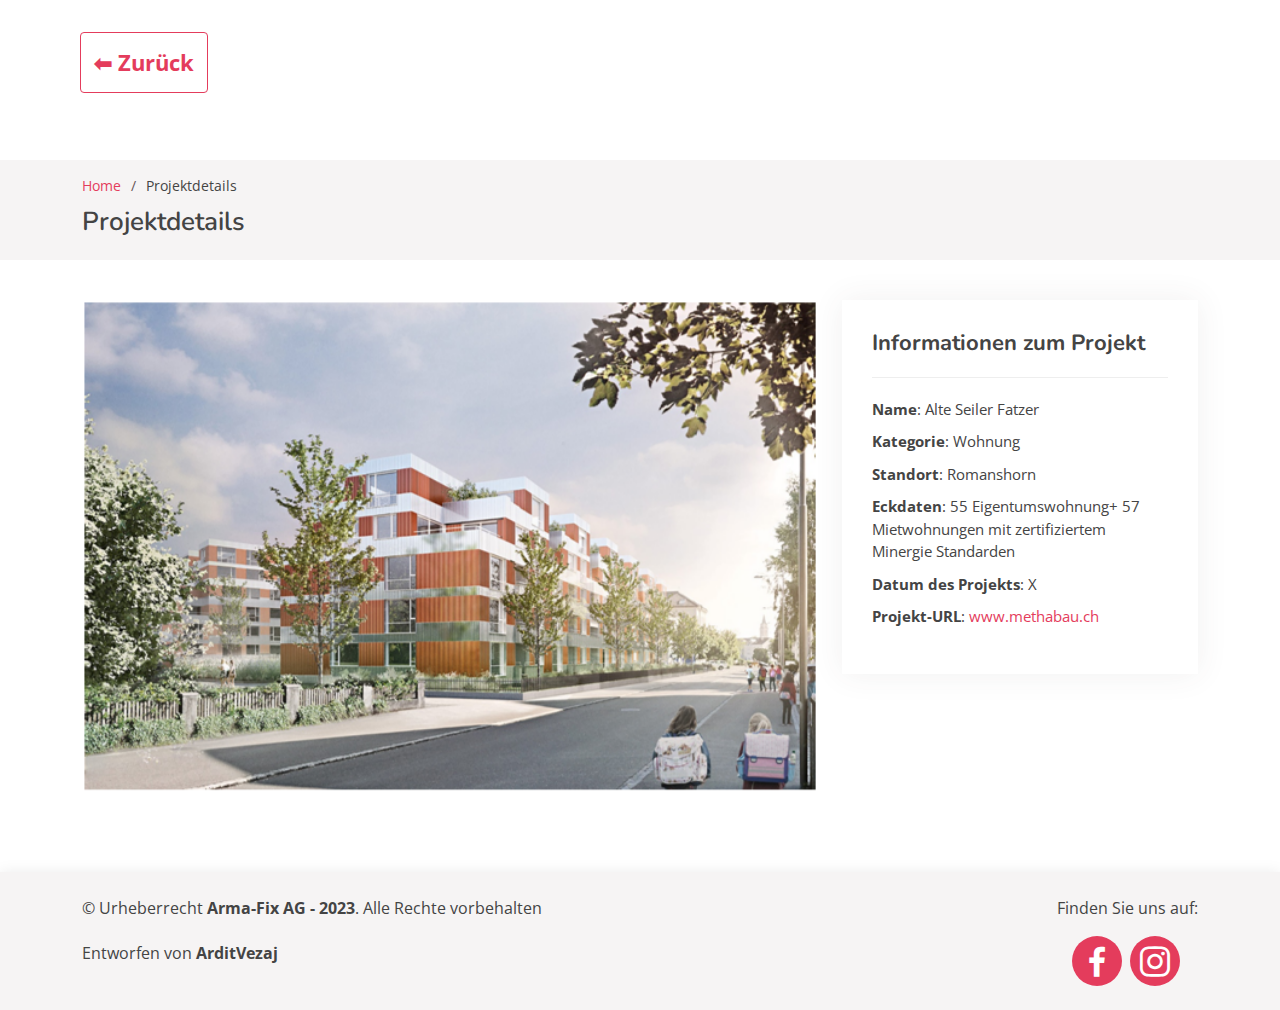
<file: AlteSeilerFatzer.html>
<!DOCTYPE html>
<html lang="en">

<head>
  <meta charset="utf-8">
  <meta content="width=device-width, initial-scale=1.0" name="viewport">

  <title>Projektdetails</title>
  <meta content="" name="description">
  <meta content="" name="keywords">

  <!-- Favicons -->
  <link href="assets/img/icon.png" rel="icon">
  <link href="assets/img/icon.png" rel="icon">

  <!-- Google Fonts -->
  <link href="https://fonts.googleapis.com/css?family=Open+Sans:300,300i,400,400i,600,600i,700,700i|Nunito:300,300i,400,400i,600,600i,700,700i|Poppins:300,300i,400,400i,500,500i,600,600i,700,700i" rel="stylesheet">

  <!-- Vendor CSS Files -->
  <link href="assets/vendor/bootstrap/css/bootstrap.min.css" rel="stylesheet">
  <link href="assets/vendor/bootstrap-icons/bootstrap-icons.css" rel="stylesheet">
  <link href="assets/vendor/boxicons/css/boxicons.min.css" rel="stylesheet">
  <link href="assets/vendor/glightbox/css/glightbox.min.css" rel="stylesheet">
  <link href="assets/vendor/remixicon/remixicon.css" rel="stylesheet">
  <link href="assets/vendor/swiper/swiper-bundle.min.css" rel="stylesheet">

  <!-- Template Main CSS File -->
  <link href="assets/css/style.css" rel="stylesheet">

</head>

<body>

  <button onclick="window.history.back()" id="zurück">⬅ Zurück</button>

  <main id="main">

    <!-- ======= Breadcrumbs ======= -->
    <section id="breadcrumbs" class="breadcrumbs">
      <div class="container">

        <ol>
          <li><a href="index.html">Home</a></li>
          <li>Projektdetails</li>
        </ol>
        <h2>Projektdetails</h2>

      </div>
    </section><!-- End Breadcrumbs -->

    <!-- ======= Portfolio Details Section ======= -->
    <section id="portfolio-details" class="portfolio-details">
      <div class="container">

        <div class="row gy-4">

          <div class="col-lg-8">
            <div class="portfolio-details-slider swiper">
              <div class="swiper-wrapper align-items-center">

                <div class="swiper-slide">
                  <img src="assets/img/aktuelle-projekte/projekt1.png" alt="">
                </div>

              </div>
              <div class="swiper-pagination"></div>
            </div>
          </div>

          <div class="col-lg-4">

            <div class="portfolio-info">
              <h3>Informationen zum Projekt</h3>
              <ul>
                <li><strong>Name</strong>: Alte Seiler Fatzer</li>
                <li><strong>Kategorie</strong>: Wohnung</li>
                <li><strong>Standort</strong>: Romanshorn</li>
                <li><strong>Eckdaten</strong>: 55 Eigentumswohnung+ 57 Mietwohnungen mit zertifiziertem Minergie Standarden</li>
                <li><strong>Datum des Projekts</strong>: X</li>
                <li><strong>Projekt-URL</strong>: <a href="https://www.methabau.ch/unternehmen/news/detail/news/neubau-wohnueberbauung-alte-seilerei-fatzer-in-romanshorn/" target="_blank">www.methabau.ch</a></li>
              </ul>
            </div>
          </div>
        </div>
      </div>
    </section><!-- End Portfolio Details Section -->

  </main><!-- End #main -->

  <footer id="footer">

    <div class="container d-md-flex py-4">

      
      <div class="me-md-auto text-center text-md-start">
        <div class="copyright"> 
          <p>&copy; Urheberrecht <strong><span>Arma-Fix AG - 2023</span></strong>. Alle Rechte vorbehalten
        </p></div>
        <div class="credits">
          <p>Entworfen von <strong>ArditVezaj</strong></p>
        </div>
      </div>

      <div class="social-links text-center text-md-right pt-3 pt-md-0">
        <p>Finden Sie uns auf:</p>
        <a href="https://www.facebook.com/people/Armafix-AG/100054485138677/" target="_blank" class="facebook"><i class="bx bxl-facebook"></i></a>
        <a href="#" class="instagram"><i class="bx bxl-instagram"></i></a>
      </div>
    </div>
  </footer><!-- End Footer -->

  <a href="#" class="back-to-top d-flex align-items-center justify-content-center"><i class="bi bi-arrow-up-short"></i></a>

  <!-- Vendor JS Files -->
  <script src="assets/vendor/bootstrap/js/bootstrap.bundle.min.js"></script>
  <script src="assets/vendor/glightbox/js/glightbox.min.js"></script>
  <script src="assets/vendor/isotope-layout/isotope.pkgd.min.js"></script>
  <script src="assets/vendor/swiper/swiper-bundle.min.js"></script>

  <!-- Template Main JS File -->
  <script src="assets/js/main.js"></script>

</body>

</html>
</file>
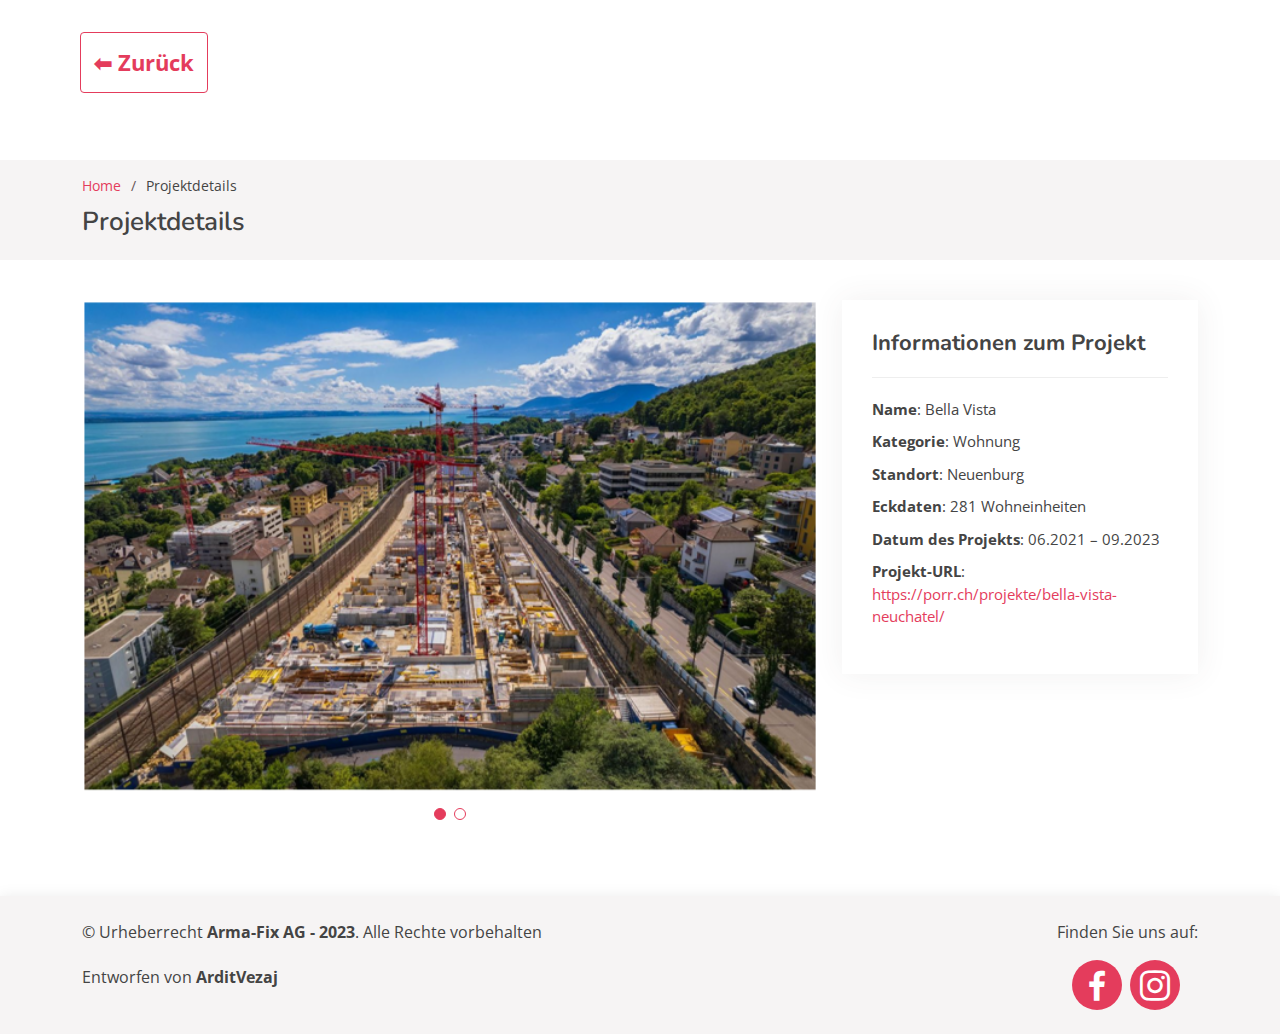
<file: BellaVista.html>
<!DOCTYPE html>
<html lang="en">

<head>
  <meta charset="utf-8">
  <meta content="width=device-width, initial-scale=1.0" name="viewport">

  <title>Projektdetails</title>
  <meta content="" name="description">
  <meta content="" name="keywords">

  <!-- Favicons -->
  <link href="assets/img/icon.png" rel="icon">
  <link href="assets/img/icon.png" rel="icon">

  <!-- Google Fonts -->
  <link href="https://fonts.googleapis.com/css?family=Open+Sans:300,300i,400,400i,600,600i,700,700i|Nunito:300,300i,400,400i,600,600i,700,700i|Poppins:300,300i,400,400i,500,500i,600,600i,700,700i" rel="stylesheet">

  <!-- Vendor CSS Files -->
  <link href="assets/vendor/bootstrap/css/bootstrap.min.css" rel="stylesheet">
  <link href="assets/vendor/bootstrap-icons/bootstrap-icons.css" rel="stylesheet">
  <link href="assets/vendor/boxicons/css/boxicons.min.css" rel="stylesheet">
  <link href="assets/vendor/glightbox/css/glightbox.min.css" rel="stylesheet">
  <link href="assets/vendor/remixicon/remixicon.css" rel="stylesheet">
  <link href="assets/vendor/swiper/swiper-bundle.min.css" rel="stylesheet">

  <!-- Template Main CSS File -->
  <link href="assets/css/style.css" rel="stylesheet">

</head>

<body>

  <button onclick="window.history.back()" id="zurück">⬅ Zurück</button>

  <main id="main">

    <!-- ======= Breadcrumbs ======= -->
    <section id="breadcrumbs" class="breadcrumbs">
      <div class="container">

        <ol>
          <li><a href="index.html">Home</a></li>
          <li>Projektdetails</li>
        </ol>
        <h2>Projektdetails</h2>

      </div>
    </section><!-- End Breadcrumbs -->

    <!-- ======= Portfolio Details Section ======= -->
    <section id="portfolio-details" class="portfolio-details">
      <div class="container">

        <div class="row gy-4">

          <div class="col-lg-8">
            <div class="portfolio-details-slider swiper">
              <div class="swiper-wrapper align-items-center">

                <div class="swiper-slide">
                  <img src="assets/img/aktuelle-projekte/projekt2-1.png" alt="">
                </div>

                <div class="swiper-slide">
                  <img src="assets/img/aktuelle-projekte/projekt2-2.png" alt="">
                </div>

              </div>
              <div class="swiper-pagination"></div>
            </div>
          </div>

          <div class="col-lg-4">

            <div class="portfolio-info">
              <h3>Informationen zum Projekt</h3>
              <ul>
                <li><strong>Name</strong>: Bella Vista</li>
                <li><strong>Kategorie</strong>: Wohnung</li>
                <li><strong>Standort</strong>: Neuenburg</li>
                <li><strong>Eckdaten</strong>: 281 Wohneinheiten</li>
                <li><strong>Datum des Projekts</strong>: 06.2021 – 09.2023</li>
                <li><strong>Projekt-URL</strong>: <a href="https://porr.ch/projekte/bella-vista-neuchatel/" target="_blank">https://porr.ch/projekte/bella-vista-neuchatel/</a></li>
              </ul>
            </div>

          </div>

        </div>
        
      </div>
    </section><!-- End Portfolio Details Section -->

  </main><!-- End #main -->

  <footer id="footer">

    <div class="container d-md-flex py-4">

      <div class="me-md-auto text-center text-md-start">
        <div class="copyright"> 
          <p>&copy; Urheberrecht <strong><span>Arma-Fix AG - 2023</span></strong>. Alle Rechte vorbehalten
        </p></div>
        <div class="credits">
          <p>Entworfen von <strong>ArditVezaj</strong></p>
        </div>
      </div>

        <div class="social-links text-center text-md-right pt-3 pt-md-0">
          <p>Finden Sie uns auf:</p>
          <a href="https://www.facebook.com/people/Armafix-AG/100054485138677/" target="_blank" class="facebook"><i class="bx bxl-facebook"></i></a>
          <a href="#" class="instagram"><i class="bx bxl-instagram"></i></a>
        </div>
    </div>
  </footer><!-- End Footer -->

  <a href="#" class="back-to-top d-flex align-items-center justify-content-center"><i class="bi bi-arrow-up-short"></i></a>

  <!-- Vendor JS Files -->
  <script src="assets/vendor/bootstrap/js/bootstrap.bundle.min.js"></script>
  <script src="assets/vendor/glightbox/js/glightbox.min.js"></script>
  <script src="assets/vendor/isotope-layout/isotope.pkgd.min.js"></script>
  <script src="assets/vendor/swiper/swiper-bundle.min.js"></script>

  <!-- Template Main JS File -->
  <script src="assets/js/main.js"></script>

</body>

</html>
</file>
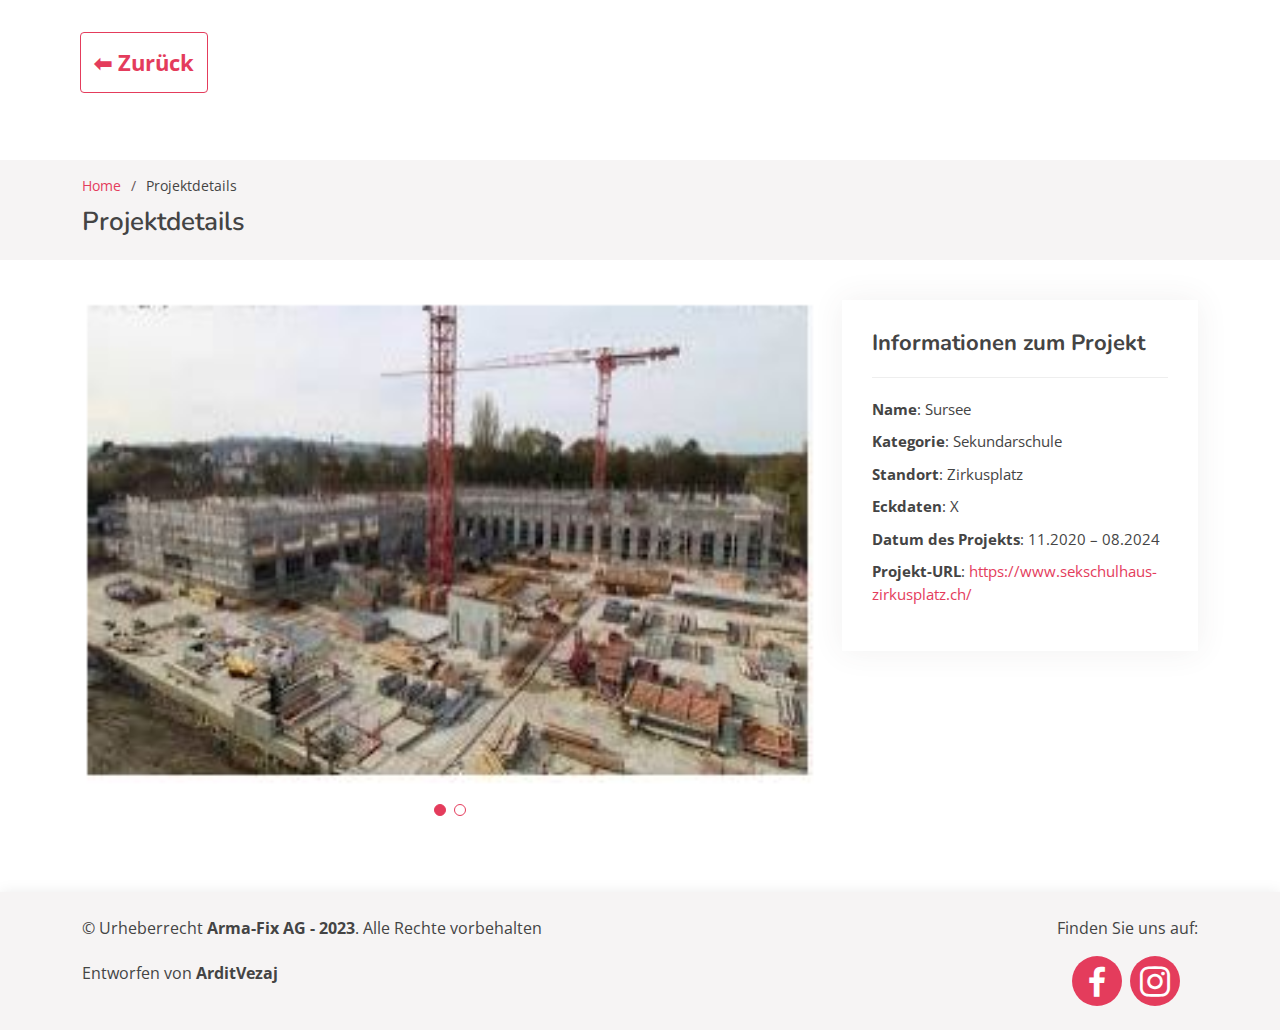
<file: Sursee.html>
<!DOCTYPE html>
<html lang="en">

<head>
  <meta charset="utf-8">
  <meta content="width=device-width, initial-scale=1.0" name="viewport">

  <title>Projektdetails</title>
  <meta content="" name="description">
  <meta content="" name="keywords">

  <!-- Favicons -->
  <link href="assets/img/icon.png" rel="icon">
  <link href="assets/img/icon.png" rel="icon">

  <!-- Google Fonts -->
  <link href="https://fonts.googleapis.com/css?family=Open+Sans:300,300i,400,400i,600,600i,700,700i|Nunito:300,300i,400,400i,600,600i,700,700i|Poppins:300,300i,400,400i,500,500i,600,600i,700,700i" rel="stylesheet">

  <!-- Vendor CSS Files -->
  <link href="assets/vendor/bootstrap/css/bootstrap.min.css" rel="stylesheet">
  <link href="assets/vendor/bootstrap-icons/bootstrap-icons.css" rel="stylesheet">
  <link href="assets/vendor/boxicons/css/boxicons.min.css" rel="stylesheet">
  <link href="assets/vendor/glightbox/css/glightbox.min.css" rel="stylesheet">
  <link href="assets/vendor/remixicon/remixicon.css" rel="stylesheet">
  <link href="assets/vendor/swiper/swiper-bundle.min.css" rel="stylesheet">

  <!-- Template Main CSS File -->
  <link href="assets/css/style.css" rel="stylesheet">

</head>

<body>

  <button onclick="window.history.back()" id="zurück">⬅ Zurück</button>

  <main id="main">

    <!-- ======= Breadcrumbs ======= -->
    <section id="breadcrumbs" class="breadcrumbs">
      <div class="container">

        <ol>
          <li><a href="index.html">Home</a></li>
          <li>Projektdetails</li>
        </ol>
        <h2>Projektdetails</h2>

      </div>
    </section><!-- End Breadcrumbs -->

    <!-- ======= Portfolio Details Section ======= -->
    <section id="portfolio-details" class="portfolio-details">
      <div class="container">

        <div class="row gy-4">

          <div class="col-lg-8">
            <div class="portfolio-details-slider swiper">
              <div class="swiper-wrapper align-items-center">

                <div class="swiper-slide">
                  <img src="assets/img/aktuelle-projekte/projekt3-1.png" alt="">
                </div>

                <div class="swiper-slide">
                  <img src="assets/img/aktuelle-projekte/projekt3-2.png" alt="">
                </div>

              </div>
              <div class="swiper-pagination"></div>
            </div>
          </div>

          <div class="col-lg-4">

            <div class="portfolio-info">
              <h3>Informationen zum Projekt</h3>
              <ul>
                <li><strong>Name</strong>: Sursee</li>
                <li><strong>Kategorie</strong>: Sekundarschule</li>
                <li><strong>Standort</strong>: Zirkusplatz</li>
                <li><strong>Eckdaten</strong>: X</li>
                <li><strong>Datum des Projekts</strong>: 11.2020 – 08.2024</li>
                <li><strong>Projekt-URL</strong>: <a href="https://www.sekschulhaus-zirkusplatz.ch/" target="_blank">https://www.sekschulhaus-zirkusplatz.ch/</a></li>
              </ul>
            </div>
          </div>
        </div>
      </div>
    </section><!-- End Portfolio Details Section -->

  </main><!-- End #main -->

  <footer id="footer">

    <div class="container d-md-flex py-4">

      <div class="me-md-auto text-center text-md-start">
        <div class="copyright"> 
          <p>&copy; Urheberrecht <strong><span>Arma-Fix AG - 2023</span></strong>. Alle Rechte vorbehalten
        </p></div>
        <div class="credits">
          <p>Entworfen von <strong>ArditVezaj</strong></p>
        </div>
      </div>

        <div class="social-links text-center text-md-right pt-3 pt-md-0">
          <p>Finden Sie uns auf:</p>
          <a href="https://www.facebook.com/people/Armafix-AG/100054485138677/" target="_blank" class="facebook"><i class="bx bxl-facebook"></i></a>
          <a href="#" class="instagram"><i class="bx bxl-instagram"></i></a>
        </div>
    </div>
  </footer><!-- End Footer -->

  <a href="#" class="back-to-top d-flex align-items-center justify-content-center"><i class="bi bi-arrow-up-short"></i></a>

  <!-- Vendor JS Files -->
  <script src="assets/vendor/bootstrap/js/bootstrap.bundle.min.js"></script>
  <script src="assets/vendor/glightbox/js/glightbox.min.js"></script>
  <script src="assets/vendor/isotope-layout/isotope.pkgd.min.js"></script>
  <script src="assets/vendor/swiper/swiper-bundle.min.js"></script>

  <!-- Template Main JS File -->
  <script src="assets/js/main.js"></script>

</body>

</html>
</file>
<file: assets/css/style.css>
/**
* Template Name: Tempo - v4.10.0
* Template URL: https://bootstrapmade.com/tempo-free-onepage-bootstrap-theme/
* Author: BootstrapMade.com
* License: https://bootstrapmade.com/license/
*/

/*--------------------------------------------------------------
# General
--------------------------------------------------------------*/
body {
  font-family: "Open Sans", sans-serif;
  color: #444444;
}

a {
  color: #e43c5c;
  text-decoration: none;
}

a:hover {
  color: #ea6981;
  text-decoration: none;
}

h1,
h2,
h3,
h4,
h5,
h6 {
  font-family: "Nunito", sans-serif;
}

/*--------------------------------------------------------------
# Back to top button
--------------------------------------------------------------*/
.back-to-top {
  position: fixed;
  visibility: hidden;
  opacity: 0;
  right: 15px;
  bottom: 15px;
  z-index: 996;
  background: #e43c5c;
  width: 40px;
  height: 40px;
  border-radius: 50px;
  transition: all 0.4s;
}

.back-to-top i {
  font-size: 28px;
  color: #fff;
  line-height: 0;
}

.back-to-top:hover {
  background: #e9607a;
  color: #fff;
}

.back-to-top.active {
  visibility: visible;
  opacity: 1;
}

/*--------------------------------------------------------------
# Header
--------------------------------------------------------------*/
#header {
  transition: all 0.5s;
  z-index: 997;
  padding: 20px 0;
}

#header a:hover {
  background-color: rgb(150, 150, 150);
  border-radius: 8px;
  transition: ease-out 0.3s;
}

#header .logo {
  font-size: 30px;
  margin: 0;
  padding: 0;
  line-height: 1;
  font-weight: 600;
  letter-spacing: 1px;
  text-transform: uppercase;
}

#header .logo a {
  color: #fff;
}

#header .logo img {
  max-height: 5rem;
}

#header.header-scrolled,
#header.header-inner-pages {
  background: rgb(120, 120, 120, 0.95);
  padding: 12px 0;
}

/*--------------------------------------------------------------
# Navigation Menu
--------------------------------------------------------------*/
/**
* Desktop Navigation 
*/
.navbar {
  padding: 0;
}

.navbar ul {
  margin: 0;
  padding: 0;
  display: flex;
  list-style: none;
  align-items: center;
}

.navbar li {
  position: relative;
}

.navbar > ul > li {
  white-space: nowrap;
  padding: 10px 0 10px 24px;
}

.navbar a,
.navbar a:focus {
  display: flex;
  align-items: center;
  justify-content: space-between;
  font-family: "Poppins", sans-serif;
  color: #fff;
  font-size: 15px;
  padding: 0 4px;
  white-space: nowrap;
  transition: 0.3s;
  letter-spacing: 0.4px;
  position: relative;
}

.navbar a i,
.navbar a:focus i {
  font-size: 12px;
  line-height: 0;
  margin-left: 5px;
}

.navbar > ul > li > a:before {
  content: "";
  position: absolute;
  width: 100%;
  height: 2px;
  bottom: -6px;
  left: 0;
  background-color: #e43c5c;
  visibility: hidden;
  transform: scaleX(0);
  transition: all 0.3s ease-in-out 0s;
}

.navbar a:hover:before,
.navbar li:hover > a:before,
.navbar .active:before {
  visibility: visible;
  transform: scaleX(1);
}

.navbar a:hover,
.navbar .active,
.navbar .active:focus,
.navbar li:hover > a {
  color: #fff;
}

.navbar .dropdown ul {
  display: block;
  position: absolute;
  left: 24px;
  top: calc(100% + 30px);
  margin: 0;
  padding: 10px 0;
  z-index: 99;
  opacity: 0;
  visibility: hidden;
  background: #fff;
  box-shadow: 0px 0px 30px rgba(127, 137, 161, 0.25);
  transition: 0.3s;
}

.navbar .dropdown ul li {
  min-width: 200px;
}

.navbar .dropdown ul a {
  padding: 10px 20px;
  font-size: 14px;
  text-transform: none;
  color: #493c3e;
}

.navbar .dropdown ul a i {
  font-size: 12px;
}

.navbar .dropdown ul a:hover,
.navbar .dropdown ul .active:hover,
.navbar .dropdown ul li:hover > a {
  color: #e43c5c;
}

.navbar .dropdown:hover > ul {
  opacity: 1;
  top: 100%;
  visibility: visible;
}

.navbar .dropdown .dropdown ul {
  top: 0;
  left: calc(100% - 30px);
  visibility: hidden;
}

.navbar .dropdown .dropdown:hover > ul {
  opacity: 1;
  top: 0;
  left: 100%;
  visibility: visible;
}

@media (max-width: 1366px) {
  .navbar .dropdown .dropdown ul {
    left: -90%;
  }

  .navbar .dropdown .dropdown:hover > ul {
    left: -100%;
  }
}

/**
* Mobile Navigation 
*/
.mobile-nav-toggle {
  color: #fff;
  font-size: 28px;
  cursor: pointer;
  display: none;
  line-height: 0;
  transition: 0.5s;
}

@media (max-width: 991px) {
  .mobile-nav-toggle {
    display: block;
  }

  .navbar ul {
    display: none;
  }
}

.navbar-mobile {
  position: fixed;
  overflow: hidden;
  top: 0;
  right: 0;
  left: 0;
  bottom: 0;
  background: rgba(45, 37, 38, 0.9);
  transition: 0.3s;
  z-index: 999;
}

.navbar-mobile .mobile-nav-toggle {
  position: absolute;
  top: 15px;
  right: 15px;
}

.navbar-mobile ul {
  display: block;
  position: absolute;
  top: 55px;
  right: 15px;
  bottom: 15px;
  left: 15px;
  padding: 10px 0;
  background-color: #fff;
  overflow-y: auto;
  transition: 0.3s;
}

.navbar-mobile > ul > li {
  padding: 0;
}

.navbar-mobile a:hover:before,
.navbar-mobile li:hover > a:before,
.navbar-mobile .active:before {
  visibility: hidden;
}

.navbar-mobile a,
.navbar-mobile a:focus {
  padding: 10px 20px;
  font-size: 15px;
  color: #493c3e;
}

.navbar-mobile a:hover,
.navbar-mobile .active,
.navbar-mobile li:hover > a {
  color: #e43c5c;
}

.navbar-mobile .getstarted,
.navbar-mobile .getstarted:focus {
  margin: 15px;
}

.navbar-mobile .dropdown ul {
  position: static;
  display: none;
  margin: 10px 20px;
  padding: 10px 0;
  z-index: 99;
  opacity: 1;
  visibility: visible;
  background: #fff;
  box-shadow: 0px 0px 30px rgba(127, 137, 161, 0.25);
}

.navbar-mobile .dropdown ul li {
  min-width: 200px;
}

.navbar-mobile .dropdown ul a {
  padding: 10px 20px;
}

.navbar-mobile .dropdown ul a i {
  font-size: 12px;
}

.navbar-mobile .dropdown ul a:hover,
.navbar-mobile .dropdown ul .active:hover,
.navbar-mobile .dropdown ul li:hover > a {
  color: #e43c5c;
}

.navbar-mobile .dropdown > .dropdown-active {
  display: block;
}

/*--------------------------------------------------------------
# Hero Section
--------------------------------------------------------------*/
#hero {
  width: 100%;
  height: 100vh;
  background: url("../img/home/background.JPG") top center;
  background-size: cover;
  position: relative;
}

#hero:before {
  content: "";
  background: rgba(0, 0, 0, 0.6);
  position: absolute;
  bottom: 0;
  top: 0;
  left: 0;
  right: 0;
}

#hero .hero-container {
  position: absolute;
  bottom: 0;
  top: 0;
  left: 0;
  right: 0;
  display: flex;
  justify-content: center;
  align-items: center;
  flex-direction: column;
  text-align: center;
  padding: 0 15px;
}

#hero h3 {
  background: rgba(255, 255, 255, 0.1);
  color: #fff;
  font-size: 26px;
  padding: 10px 30px;
  margin-bottom: 30px;
  border-radius: 50px;
}

#hero h1 {
  margin: 0 0 10px 0;
  font-size: 48px;
  font-weight: 700;
  line-height: 56px;
  text-transform: uppercase;
  color: #fff;
}

#hero h2 {
  color: #eee;
  margin-bottom: 40px;
  font-size: 24px;
}

#hero .btn-get-started {
  font-family: "Poppins", sans-serif;
  text-transform: uppercase;
  font-weight: 400;
  font-size: 13px;
  letter-spacing: 1px;
  display: inline-block;
  padding: 8px 30px 9px 30px;
  border-radius: 50px;
  transition: 0.5s;
  border: 2px solid #fff;
  color: #fff;
}

#hero .btn-get-started:hover {
  background: #e43c5c;
  border: 2px solid #e43c5c;
}

@media (min-width: 1024px) {
  #hero {
    background-attachment: fixed;
  }
}

@media (max-width: 768px) {
  #hero h3 {
    font-size: 22px;
  }

  #hero h1 {
    font-size: 28px;
    line-height: 36px;
  }

  #hero h2 {
    font-size: 18px;
    line-height: 24px;
    margin-bottom: 30px;
  }
}

@media (max-height: 500px) {
  #hero {
    height: 150vh;
  }
}

/*--------------------------------------------------------------
# Sections General
--------------------------------------------------------------*/
section {
  padding: 60px 0;
  overflow: hidden;
}

.section-bg {
  background-color: white;
}

.section-title {
  text-align: center;
  padding-bottom: 30px;
}

.section-title h2 {
  font-size: 13px;
  letter-spacing: 1px;
  font-weight: 700;
  padding: 8px 20px;
  line-height: 1;
  margin: 0;
  background: #fdeff2;
  color: #e43c5c;
  display: inline-block;
  text-transform: uppercase;
  border-radius: 50px;
}

.section-title h3 {
  margin: 15px 0 0 0;
  font-size: 32px;
  font-weight: 700;
}

.section-title h3 span {
  color: #e43c5c;
}

.section-title p {
  margin: 15px auto 0 auto;
  font-weight: 600;
}

@media (min-width: 1024px) {
  .section-title p {
    width: 50%;
  }
}

/*--------------------------------------------------------------
# About
--------------------------------------------------------------*/
.about .content h3 {
  font-weight: 600;
  font-size: 26px;
}

.about .content ul {
  list-style: none;
  padding: 0;
}

.about .content ul li {
  padding-left: 28px;
  position: relative;
}

.about .content ul li + li {
  margin-top: 10px;
}

.about .content ul i {
  position: absolute;
  left: 0;
  top: 2px;
  font-size: 20px;
  color: #e43c5c;
  line-height: 1;
}

.about .content p:last-child {
  margin-bottom: 0;
}

.row.content p {
  word-spacing: 5px;
  line-break: normal;
  margin-bottom: 0.4rem;
}

#textcenter {
  text-align: center;
}

.about .content .btn-learn-more {
  font-family: "Nunito", sans-serif;
  font-weight: 600;
  font-size: 14px;
  letter-spacing: 1px;
  display: inline-block;
  padding: 12px 32px;
  border-radius: 50px;
  transition: 0.3s;
  line-height: 1;
  color: #e43c5c;
  -webkit-animation-delay: 0.8s;
  animation-delay: 0.8s;
  margin-top: 6px;
  border: 2px solid #e43c5c;
}

.about .content .btn-learn-more:hover {
  background: #e43c5c;
  color: #fff;
  text-decoration: none;
}

/*--------------------------------------------------------------
# Services
--------------------------------------------------------------*/
.services {
  padding-bottom: 30px;
}

.services .icon-box {
  padding: 60px 30px;
  position: relative;
  overflow: hidden;
  background: #fff;
  box-shadow: 2px 0 35px 0 rgba(68, 88, 144, 0.12);
  transition: all 0.3s ease-in-out;
  border-radius: 8px;
  z-index: 1;
  text-align: center;
}

.services .icon-box::before {
  content: "";
  position: absolute;
  background: #fdeff2;
  right: 0;
  left: 0;
  bottom: 0;
  top: 100%;
  transition: all 0.4s;
  z-index: -1;
}

.services .icon-box:hover::before {
  background: #e43c5c;
  top: 0;
  border-radius: 0px;
}

.services .icon {
  margin-bottom: 15px;
}

.services .icon i {
  font-size: 48px;
  line-height: 1;
  color: #e43c5c;
  transition: all 0.3s ease-in-out;
}

.services .title {
  font-weight: 700;
  margin-bottom: 15px;
  font-size: 18px;
}

.services .title a {
  color: #111;
}

.services .description {
  font-size: 15px;
  line-height: 28px;
  margin-bottom: 0;
}

.services .icon-box:hover .title a,
.services .icon-box:hover .description {
  color: #fff;
}

.services .icon-box:hover .icon i {
  color: #fff;
}

/*--------------------------------------------------------------
# Features
--------------------------------------------------------------*/
.features {
  padding-top: 20px;
}

.features .icon-box {
  display: flex;
  align-items: center;
  padding: 20px;
  transition: ease-in-out 0.3s;
  box-shadow: 2px 0 35px 0 rgba(68, 88, 144, 0.12);
}

.features .icon-box i {
  font-size: 32px;
  padding-right: 10px;
  line-height: 1;
}

.features .icon-box h3 {
  font-weight: 700;
  margin: 0;
  padding: 0;
  line-height: 1;
  font-size: 16px;
}

.features .icon-box h3 a {
  color: #493c3e;
  transition: ease-in-out 0.3s;
}

.features .icon-box:hover a {
  color: #e43c5c;
}

/*--------------------------------------------------------------
# Cta
--------------------------------------------------------------*/
.cta {
  background: linear-gradient(rgba(2, 2, 2, 0.5), rgba(0, 0, 0, 0.8)),
    url("../img/home/cta.JPG") center center;
  background-size: cover;
  height: 16rem;
  padding: 60px 0;
}

.cta h3 {
  color: #fff;
  font-size: 28px;
  font-weight: 700;
}

.cta p {
  color: #fff;
}

.cta .cta-btn {
  font-family: "Nunito", sans-serif;
  text-transform: uppercase;
  font-weight: 500;
  font-size: 16px;
  letter-spacing: 1px;
  display: inline-block;
  padding: 8px 28px;
  border-radius: 25px;
  transition: 0.5s;
  margin-top: 10px;
  border: 2px solid #fff;
  color: #fff;
}

.cta .cta-btn:hover {
  background: #e43c5c;
  border: 2px solid #e43c5c;
}

@media (min-width: 1024px) {
  .cta {
    background-attachment: fixed;
  }
}

/*--------------------------------------------------------------
# Portfolio
--------------------------------------------------------------*/
.portfolio #portfolio-flters {
  padding: 0;
  margin: 0 auto 25px auto;
  list-style: none;
  text-align: center;
  border-radius: 50px;
}

.portfolio #portfolio-flters li {
  cursor: pointer;
  display: inline-block;
  padding: 7px 17px 9px 17px;
  font-size: 14px;
  font-weight: 500;
  line-height: 1;
  color: #444444;
  margin: 0 3px 10px 3px;
  transition: all ease-in-out 0.3s;
  background: #ede9e9;
  border-radius: 50px;
}

.portfolio #portfolio-flters li:hover,
.portfolio #portfolio-flters li.filter-active {
  color: #fff;
  background: #e43c5c;
}

.portfolio #portfolio-flters li:last-child {
  margin-right: 0;
}

.portfolio .portfolio-item {
  margin-bottom: 30px;
  overflow: hidden;
}

.img-fluid {
  height: 16rem;
}

.portfolio .portfolio-item img {
  position: relative;
  border-radius: 10px;
  top: 0;
  transition: all 0.6s cubic-bezier(0.645, 0.045, 0.355, 1);
}

.portfolio .portfolio-item .portfolio-info {
  opacity: 0;
  position: absolute;
  left: 15px;
  right: 15px;
  bottom: -50px;
  z-index: 3;
  transition: all ease-in-out 0.3s;
  background: #e43c5c;
  padding: 15px 20px;
}

.portfolio .portfolio-item .portfolio-info h4 {
  font-size: 18px;
  color: #fff;
  font-weight: 600;
}

.portfolio .portfolio-item .portfolio-info p {
  color: #fff;
  font-size: 14px;
  margin-bottom: 0;
}

.portfolio .portfolio-item .portfolio-info .preview-link,
.portfolio .portfolio-item .portfolio-info .details-link {
  position: absolute;
  right: 50px;
  font-size: 24px;
  top: calc(50% - 18px);
  color: white;
  transition: ease-in-out 0.3s;
}

.portfolio .portfolio-item .portfolio-info .preview-link:hover,
.portfolio .portfolio-item .portfolio-info .details-link:hover {
  color: #f7c2cc;
}

.portfolio .portfolio-item .portfolio-info .details-link {
  right: 15px;
}

.portfolio .portfolio-item:hover img {
  top: -30px;
}

.portfolio .portfolio-item:hover .portfolio-info {
  opacity: 1;
  bottom: 0;
}

/*--------------------------------------------------------------
# Portfolio Details
--------------------------------------------------------------*/
.portfolio-details {
  padding-top: 40px;
}

.portfolio-details .portfolio-details-slider img {
  width: 100%;
}

.portfolio-details .portfolio-details-slider .swiper-pagination {
  margin-top: 20px;
  position: relative;
}

.portfolio-details
  .portfolio-details-slider
  .swiper-pagination
  .swiper-pagination-bullet {
  width: 12px;
  height: 12px;
  background-color: #fff;
  opacity: 1;
  border: 1px solid #e43c5c;
}

.portfolio-details
  .portfolio-details-slider
  .swiper-pagination
  .swiper-pagination-bullet-active {
  background-color: #e43c5c;
}

#zurück {
  background-color: white;
  border: 1px solid #e43c5c;
  color: #e43c5c;
  border-radius: 4px;
  font-size: 1.4rem;
  font-weight: bold;
  margin: 2rem 0 0 5rem;
  padding: 0.8rem;
}

#zurück:hover {
  background-color: #e43c5c;
  color: white;
}

.portfolio-details .portfolio-info {
  padding: 30px;
  box-shadow: 0px 0 30px rgba(73, 60, 62, 0.08);
}

.portfolio-details .portfolio-info h3 {
  font-size: 22px;
  font-weight: 700;
  margin-bottom: 20px;
  padding-bottom: 20px;
  border-bottom: 1px solid #eee;
}

.portfolio-details .portfolio-info ul {
  list-style: none;
  padding: 0;
  font-size: 15px;
}

.portfolio-details .portfolio-info ul li + li {
  margin-top: 10px;
}

.portfolio-details .portfolio-description {
  padding-top: 30px;
}

.portfolio-details .portfolio-description h2 {
  font-size: 26px;
  font-weight: 700;
  margin-bottom: 20px;
}

.portfolio-details .portfolio-description p {
  padding: 0;
}

/*--------------------------------------------------------------
# Team
--------------------------------------------------------------*/
.team {
  background: #fff;
  padding: 60px 0;
}

.team .member {
  margin-bottom: 20px;
  overflow: hidden;
  text-align: center;
  border-radius: 5px;
  background: #fff;
  box-shadow: 0px 2px 15px rgba(0, 0, 0, 0.1);
}

.team .member .member-img {
  position: relative;
  overflow: hidden;
}

.team .member .social {
  position: absolute;
  left: 0;
  bottom: 0;
  right: 0;
  height: 40px;
  opacity: 0;
  transition: ease-in-out 0.3s;
  background: rgba(255, 255, 255, 0.85);
  display: flex;
  align-items: center;
  justify-content: center;
}

.team .member .social a {
  transition: color 0.3s;
  color: #493c3e;
  margin: 0 10px;
  display: inline-flex;
  align-items: center;
  justify-content: center;
}

.team .member .social a i {
  line-height: 0;
}

.team .member .social a:hover {
  color: #e43c5c;
}

.team .member .social i {
  font-size: 18px;
  margin: 0 2px;
}

.team .member .member-info {
  padding: 25px 15px;
}

.team .member .member-info h4 {
  font-weight: 700;
  margin-bottom: 5px;
  font-size: 18px;
  color: #493c3e;
}

.team .member .member-info span {
  display: block;
  font-size: 13px;
  font-weight: 400;
  color: #aaaaaa;
}

.team .member .member-info p {
  font-style: italic;
  font-size: 14px;
  line-height: 26px;
  color: #777777;
}

.team .member:hover .social {
  opacity: 1;
}

/*--------------------------------------------------------------
# Partner
--------------------------------------------------------------*/
.partner-logo {
  display: grid;
  grid-template-columns: 25% 25% 25%;
  text-align: center;
  justify-content: center;
  align-items: center;
}

.partner-logo a {
  padding: 1rem;
  margin: 1rem;
}

.partner-logo a:hover {
  background: linear-gradient(#e43c5c, #dc687d);
  color: white;
  border-radius: 8px;
}

.partner-logo img {
  width: 12rem;
  height: 9rem;
  border-radius: 8px;
}

.partner-logo h4 {
  margin-top: 2rem;
  font-weight: bold;
}

@media (max-width: 48rem) {
  .partner-logo {
    grid-template-columns: 80%;
  }
}

/*--------------------------------------------------------------
# Contact
--------------------------------------------------------------*/
.contact .info {
  width: 100%;
  background: #fff;
}

.contact .info i {
  font-size: 20px;
  color: #e43c5c;
  float: left;
  width: 44px;
  height: 44px;
  background: #fdeff2;
  display: flex;
  justify-content: center;
  align-items: center;
  border-radius: 50px;
  transition: all 0.3s ease-in-out;
}

.contact .info h4 {
  padding: 0 0 0 60px;
  font-size: 22px;
  font-weight: 600;
  margin-bottom: 5px;
  color: #493c3e;
}

.contact .info p {
  padding: 0 0 0 60px;
  margin-bottom: 0;
  font-size: 14px;
  color: #816a6e;
}

.contact .info .email,
.contact .info .phone {
  margin-top: 40px;
}

.contact .info .email:hover i,
.contact .info .address:hover i,
.contact .info .phone:hover i {
  background: #e43c5c;
  color: #fff;
}

.contact .php-email-form {
  width: 100%;
  background: #fff;
}

.contact .php-email-form .form-group {
  padding-bottom: 8px;
}

.contact .php-email-form .error-message {
  display: none;
  color: #fff;
  background: #ed3c0d;
  text-align: left;
  padding: 15px;
  font-weight: 600;
}

.contact .php-email-form .error-message br + br {
  margin-top: 25px;
}

.contact .php-email-form .sent-message {
  display: none;
  color: #fff;
  background: #18d26e;
  text-align: center;
  padding: 15px;
  font-weight: 600;
}

.contact .php-email-form .loading {
  display: none;
  background: #fff;
  text-align: center;
  padding: 15px;
}

.contact .php-email-form .loading:before {
  content: "";
  display: inline-block;
  border-radius: 50%;
  width: 24px;
  height: 24px;
  margin: 0 10px -6px 0;
  border: 3px solid #18d26e;
  border-top-color: #eee;
  -webkit-animation: animate-loading 1s linear infinite;
  animation: animate-loading 1s linear infinite;
}

.contact .php-email-form input,
.contact .php-email-form textarea {
  border-radius: 0;
  box-shadow: none;
  font-size: 14px;
}

.contact .php-email-form input:focus,
.contact .php-email-form textarea:focus {
  border-color: #e43c5c;
}

.contact .php-email-form input {
  height: 44px;
}

.contact .php-email-form textarea {
  padding: 10px 12px;
}

.contact .php-email-form button[type="submit"] {
  background: #e43c5c;
  border: 0;
  padding: 10px 28px;
  color: #fff;
  transition: 0.4s;
  border-radius: 50px;
}

.contact .php-email-form button[type="submit"]:hover {
  background: #d01d3f;
}

@-webkit-keyframes animate-loading {
  0% {
    transform: rotate(0deg);
  }

  100% {
    transform: rotate(360deg);
  }
}

@keyframes animate-loading {
  0% {
    transform: rotate(0deg);
  }

  100% {
    transform: rotate(360deg);
  }
}

/*--------------------------------------------------------------
# Breadcrumbs
--------------------------------------------------------------*/
.breadcrumbs {
  padding: 15px 0;
  background: #f6f4f4;
  margin-top: 67px;
}

@media (max-width: 992px) {
  .breadcrumbs {
    margin-top: 50px;
  }
}

.breadcrumbs h2 {
  font-size: 26px;
  font-weight: 600;
}

.breadcrumbs ol {
  display: flex;
  flex-wrap: wrap;
  list-style: none;
  padding: 0 0 10px 0;
  margin: 0;
  font-size: 14px;
}

.breadcrumbs ol li + li {
  padding-left: 10px;
}

.breadcrumbs ol li + li::before {
  display: inline-block;
  padding-right: 10px;
  color: #655356;
  content: "/";
}

/*--------------------------------------------------------------
# Footer
--------------------------------------------------------------*/
#footer {
  color: #444444;
  font-size: 14px;
  background: #f6f4f4;
  box-shadow: 0px 2px 15px rgba(0, 0, 0, 0.1);
}

#footer .footer-top {
  padding: 60px 0 30px 0;
  background: #fff;
}

#footer .footer-top .footer-contact {
  margin-bottom: 30px;
}

#footer .footer-top .footer-contact h4 {
  font-size: 22px;
  margin: 0 0 30px 0;
  padding: 2px 0 2px 0;
  line-height: 1;
  font-weight: 700;
}

#footer .footer-top .footer-contact p {
  font-size: 14px;
  line-height: 24px;
  margin-bottom: 0;
  font-family: "Nunito", sans-serif;
  color: #777777;
}

#footer .footer-top h4 {
  font-size: 16px;
  font-weight: bold;
  color: #444444;
  position: relative;
  padding-bottom: 12px;
}

#footer .footer-top .footer-links {
  margin-bottom: 30px;
}

#footer .footer-top .footer-links ul {
  list-style: none;
  padding: 0;
  margin: 0;
}

#footer .footer-top .footer-links ul i {
  padding-right: 2px;
  color: #ea6981;
  font-size: 18px;
  line-height: 1;
}

#footer .footer-top .footer-links ul li {
  padding: 10px 0;
  display: flex;
  align-items: center;
}

#footer .footer-top .footer-links ul li:first-child {
  padding-top: 0;
}

#footer .footer-top .footer-links ul a {
  color: #777777;
  transition: 0.3s;
  display: inline-block;
  line-height: 1;
}

#footer .footer-top .footer-links ul a:hover {
  text-decoration: none;
  color: #e43c5c;
}

#footer .footer-newsletter {
  font-size: 15px;
}

#footer .footer-newsletter h4 {
  font-size: 16px;
  font-weight: bold;
  color: #444444;
  position: relative;
  padding-bottom: 12px;
}

#footer .footer-newsletter form {
  margin-top: 30px;
  background: #fff;
  padding: 6px 10px;
  position: relative;
  border-radius: 50px;
  text-align: left;
  border: 1px solid #f7c2cc;
}

#footer .footer-newsletter form input[type="email"] {
  border: 0;
  padding: 4px 8px;
  width: calc(100% - 100px);
}

#footer .footer-newsletter form input[type="submit"] {
  position: absolute;
  top: 0;
  right: -2px;
  bottom: 0;
  border: 0;
  background: none;
  font-size: 15px;
  padding: 0 22px;
  background: #e43c5c;
  color: #fff;
  transition: 0.3s;
  border-radius: 50px;
  box-shadow: 0px 2px 15px rgba(0, 0, 0, 0.1);
}

#footer .footer-newsletter form input[type="submit"]:hover {
  background: #d01d3f;
}

#footer .credits {
  padding-top: 5px;
  font-size: 13px;
  color: #444444;
}

.copyright p,
.credits p,
.social-links p {
  font-size: 1rem;
}

#footer .social-links a {
  font-size: 40px;
  display: inline-block;
  background: #e43c5c;
  color: #fff;
  line-height: 1;
  padding: 6px 0;
  margin-right: 4px;
  border-radius: 50%;
  text-align: center;
  width: 50px;
  height: 50px;
  transition: 0.3s;
}

#footer .social-links a:hover {
  background: #df8797;
  color: #fff;
  text-decoration: none;
}
</file>
